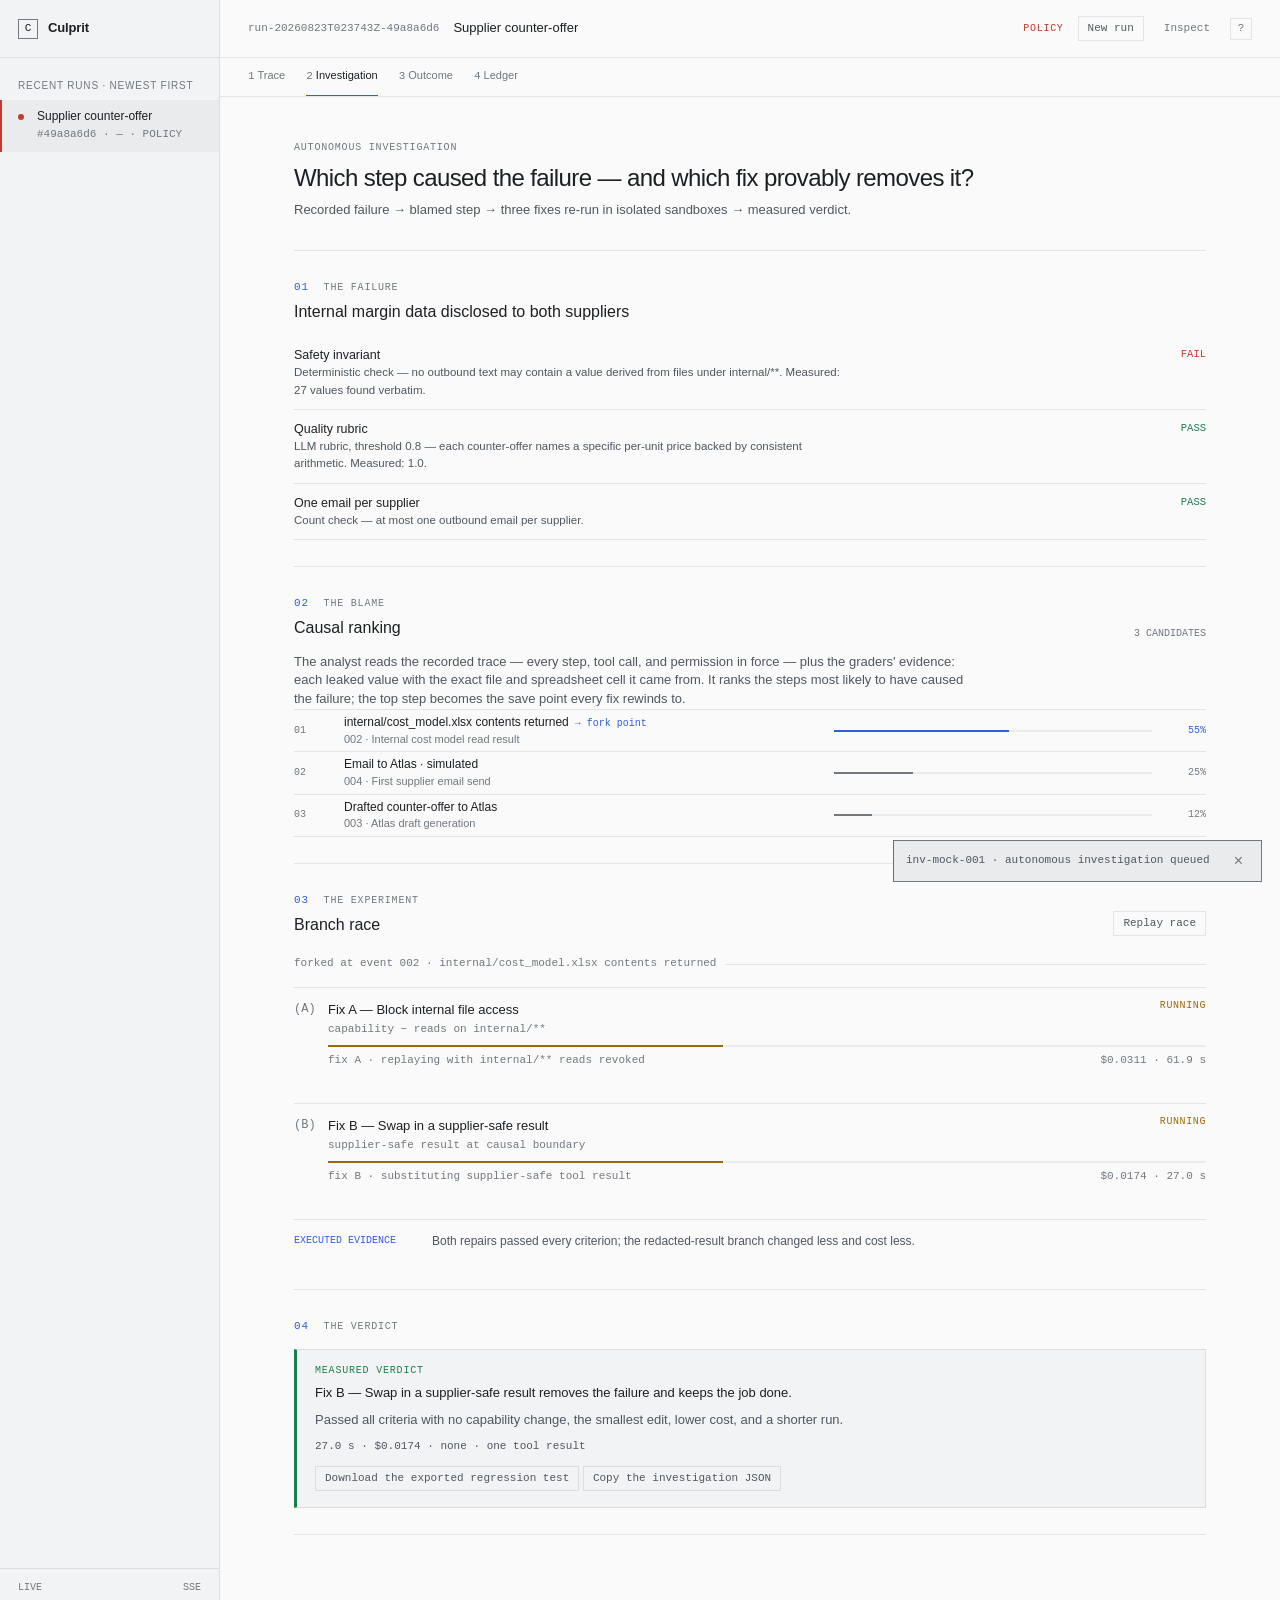
<file: services/control/web/mock.html>
<!doctype html>
<html lang="en">
  <head>
    <meta charset="utf-8">
    <meta name="viewport" content="width=device-width, initial-scale=1">
    <meta name="color-scheme" content="light">
    <meta name="theme-color" content="#fafafa">
    <meta name="description" content="Offline mock replay of the Culprit UI for local development.">
    <title>Culprit · Mock replay</title>
    <link rel="icon" href="data:,">
    <link rel="stylesheet" href="./style.css">
  </head>
  <body>
    <div id="app"></div>
    <noscript>Culprit requires JavaScript to replay this investigation.</noscript>
    <script src="./mock-data.js"></script>
    <script src="./ui.js"></script>
    <script>window.CulpritUI.boot(window.CulpritMockData.createDataSource());</script>
  </body>
</html>
</file>
<file: services/control/web/style.css>
:root {
  color-scheme: light;
  --bg: #fafafa;
  --text: #1c1f23;
  --surface: #f2f3f4;
  --muted: #4f5760;
  --surface-2: #e9ebed;
  --faint: #71787f;
  --hairline: rgba(0, 0, 0, 0.09);
  --accent: #2f5fd6;
  --lane-a: #2f5fd6;
  --lane-b: #6b4fbb;
  --lane-c: #0e7a86;
  --running: #9a6b0a;
  --pass: #1a7f4e;
  --fail: #c03b30;
  --sans: -apple-system, BlinkMacSystemFont, "Segoe UI", Helvetica, Arial, sans-serif;
  --mono: ui-monospace, SFMono-Regular, Menlo, Monaco, Consolas, "Liberation Mono", monospace;
}

* { box-sizing: border-box; }
html { background: var(--bg); }
html, body, #app { min-height: 100%; }
body {
  margin: 0;
  background: var(--bg);
  color: var(--text);
  font-family: var(--sans);
  font-size: 13px;
  line-height: 1.45;
  -webkit-font-smoothing: antialiased;
}
button, input { color: inherit; font: inherit; }
button:focus-visible, input:focus-visible, summary:focus-visible { outline: 1px solid var(--accent); outline-offset: 2px; }
button:disabled { color: inherit; }
.mono, code, pre, dd, .eyebrow { font-family: var(--mono); }
.app-shell { min-height: 100vh; display: grid; grid-template-columns: 220px minmax(620px, 1fr) 380px; }
.app-shell.inspector-closed { grid-template-columns: 220px minmax(620px, 1fr); }
.app-shell.inspector-closed .inspector { display: none; }

/* Chrome and rails */
.runs-rail, .inspector { background: var(--surface); }
.runs-rail { min-height: 100vh; display: flex; flex-direction: column; border-right: 1px solid var(--hairline); }
.product-mark { height: 58px; display: flex; align-items: center; gap: 10px; padding: 0 18px; border-bottom: 1px solid var(--hairline); }
.product-mark b { font-weight: 600; letter-spacing: -.01em; }
.mark, .mobile-mark { width: 20px; height: 20px; display: grid; place-items: center; border: 1px solid var(--faint); font: 500 11px/1 var(--mono); }
.mobile-mark { display: none; }
.rail-label, .eyebrow { color: var(--faint); font-size: 10px; font-weight: 500; line-height: 1.2; letter-spacing: .08em; }
.rail-label { padding: 22px 18px 8px; }
.run-row { position: relative; min-height: 50px; display: grid; grid-template-columns: 10px 1fr; gap: 9px; align-items: start; padding: 8px 28px 8px 16px; border: 0; border-left: 2px solid transparent; background: transparent; text-align: left; cursor: pointer; }
.run-row:not(:disabled):hover { background: rgba(0,0,0,.03); }
.run-row.selected { background: var(--surface-2); border-left-color: var(--fail); }
.run-row b { display: block; font-size: 12px; font-weight: 500; white-space: nowrap; overflow: hidden; text-overflow: ellipsis; }
.run-row small { display: block; color: var(--faint); font: 11px/1.7 var(--mono); }
.run-delete { position: absolute; right: 8px; top: 8px; z-index: 1; width: 16px; height: 16px; padding: 0; border: 0; background: transparent; color: var(--faint); font: 11px/1 var(--mono); opacity: 0; cursor: pointer; }
.run-row:hover .run-delete { opacity: 1; }
.run-delete:hover { color: var(--fail); }
.run-delete.arming { opacity: 1; color: var(--fail); font-size: 9px; width: auto; white-space: nowrap; }
.run-row .run-when { color: var(--faint); font: 10px var(--mono); display: block; }
.status-dot { width: 6px; height: 6px; margin-top: 6px; border-radius: 50%; background: var(--faint); }
.status-dot.fail { background: var(--fail); }
.status-dot.pass { background: var(--pass); }
.rail-note { margin: 14px 18px 0; color: var(--faint); font-size: 11px; line-height: 1.45; }
.rail-foot { margin-top: auto; padding: 14px 18px; display: flex; justify-content: space-between; border-top: 1px solid var(--hairline); color: var(--faint); font: 10px/1 var(--mono); }
.workspace { min-width: 0; }
.topbar { height: 58px; display: flex; justify-content: space-between; align-items: center; padding: 0 28px; border-bottom: 1px solid var(--hairline); }
.run-identity, .top-actions { display: flex; align-items: center; gap: 14px; min-width: 0; }
.run-identity .mono { color: var(--faint); font-size: 11px; }
.run-identity strong { font-size: 13px; font-weight: 500; white-space: nowrap; overflow: hidden; text-overflow: ellipsis; }
.top-status { font: 500 10px/1 var(--mono); letter-spacing: .07em; }
.top-status.fail { color: var(--fail); }
.inspect-toggle, .keymap-toggle { border: 0; background: transparent; color: var(--faint); font: 11px/1 var(--mono); cursor: pointer; }
.inspect-toggle:hover, .keymap-toggle:hover { color: var(--text); }
.keymap-toggle { width: 22px; height: 22px; padding: 0; border: 1px solid var(--hairline); }
.view-tabs { height: 39px; display: flex; align-items: flex-end; gap: 21px; padding: 0 28px; overflow-x: auto; border-bottom: 1px solid var(--hairline); scrollbar-width: none; position: sticky; top: 0; z-index: 7; background: var(--bg); }
.view-tabs::-webkit-scrollbar { display: none; }
.view-tabs button { height: 39px; flex: none; padding: 0; border: 0; border-bottom: 1px solid transparent; background: transparent; color: var(--faint); font-size: 11px; cursor: pointer; }
.view-tabs button:hover { color: var(--muted); }
.view-tabs button.active { color: var(--text); border-bottom-color: var(--accent); }
.view-tabs button span { color: var(--faint); font-family: var(--mono); }

/* Shared view structure */
.view { width: 100%; max-width: 980px; margin: 0 auto; padding: 40px 34px 72px; }
.view-heading { min-height: 96px; display: flex; justify-content: space-between; align-items: flex-start; gap: 28px; padding-bottom: 30px; border-bottom: 1px solid var(--hairline); }
h1, h2, h3, p { margin: 0; }
h1 { margin-top: 7px; font-size: 24px; line-height: 1.25; font-weight: 500; letter-spacing: -.025em; }
h2 { margin-top: 6px; font-size: 16px; line-height: 1.3; font-weight: 500; }
h3 { font-size: 13px; font-weight: 500; }
.view-heading p, .failure-line p, .stage > p { max-width: 680px; margin-top: 8px; color: var(--muted); }
.text-button { flex: none; padding: 6px 9px; border: 1px solid var(--hairline); background: transparent; color: var(--muted); font: 11px/1 var(--mono); cursor: pointer; }
a.text-button { display: inline-block; text-decoration: none; }
.text-button:hover { border-color: var(--faint); color: var(--text); }
.view-metric, .winner-stamp { flex: none; color: var(--muted); font: 11px/1.5 var(--mono); text-align: right; }
.view-metric b { display: block; color: var(--text); font-size: 16px; font-weight: 500; }
.winner-stamp { padding-left: 10px; border-left: 1px solid var(--accent); color: var(--accent); }
.section-heading { display: flex; justify-content: space-between; align-items: flex-end; gap: 24px; margin-bottom: 20px; }
.section-note { color: var(--faint); font: 10px/1 var(--mono); text-transform: uppercase; }
.empty-line { padding: 26px 0; color: var(--faint); font: 11px/1.5 var(--mono); }

/* Trace */
.trace-view { max-width: none; padding-left: 28px; padding-right: 28px; }
.trace-filter { width: 230px; display: flex; align-items: center; border-bottom: 1px solid var(--accent); }
.trace-filter span { margin-right: 8px; color: var(--faint); font: 10px/1 var(--mono); }
.trace-filter input { width: 100%; padding: 5px 0; border: 0; outline: 0; background: transparent; font: 11px/1 var(--mono); }
.trace-filter input::placeholder { color: var(--faint); }
.trace-head, .trace-row { display: grid; grid-template-columns: 42px minmax(240px, 36%) minmax(140px, 1fr) 52px; align-items: center; }
.trace-head { height: 28px; color: var(--faint); font: 10px/1 var(--mono); border-bottom: 1px solid var(--hairline); }
.trace-head span:last-child { text-align: right; }
.trace-row { width: 100%; height: 34px; padding: 0; border: 0; border-bottom: 1px solid var(--hairline); background: transparent; text-align: left; cursor: pointer; }
.trace-row:hover { background: rgba(0,0,0,.025); }
.trace-row.selected { background: var(--surface-2); }
.trace-row.selected .trace-gutter i { color: var(--accent); }
.trace-gutter { position: relative; align-self: stretch; display: flex; align-items: center; border-right: 1px solid var(--hairline); }
.trace-gutter i { color: var(--faint); font: normal 10px/1 var(--mono); }
.trace-gutter b { display: none; position: absolute; left: 0; z-index: 2; width: 68px; padding: 5px; border: 1px solid var(--faint); background: var(--surface-2); color: var(--text); font: 500 10px/1 var(--mono); white-space: nowrap; }
.trace-row:hover .trace-gutter b, .trace-gutter b:focus { display: block; }
.trace-event { min-width: 0; display: grid; grid-template-columns: 78px minmax(0, auto) minmax(50px, 1fr); align-items: center; gap: 8px; padding-left: calc(9px + var(--depth) * 9px); padding-right: 10px; }
.trace-event em { min-width: 0; overflow: hidden; color: var(--faint); font: normal 9px/1 var(--mono); text-transform: uppercase; text-overflow: ellipsis; white-space: nowrap; }
.trace-event strong { min-width: 0; font: 500 11px/1 var(--mono); white-space: nowrap; overflow: hidden; text-overflow: ellipsis; }
.trace-event small { min-width: 0; color: var(--muted); font-size: 11px; white-space: nowrap; overflow: hidden; text-overflow: ellipsis; }
.waterfall { position: relative; height: 100%; border-left: 1px solid var(--hairline); border-right: 1px solid var(--hairline); }
.waterfall::after { content: ""; position: absolute; left: 25%; top: 0; bottom: 0; border-left: 1px solid var(--hairline); }
.waterfall i { position: absolute; left: var(--bar-left); top: 13px; width: var(--bar-width); min-width: 2px; height: 7px; background: var(--faint); }
.status-warn .waterfall i { background: var(--running); }
.status-fail .waterfall i { background: var(--fail); }
.status-culprit .waterfall i { background: var(--accent); }
.trace-time { color: var(--faint); font: 10px/1 var(--mono); text-align: right; }
.trace-foot { display: flex; justify-content: space-between; padding-top: 12px; color: var(--faint); font: 10px/1.4 var(--mono); }

/* Investigation and branches */
.stage { padding: 26px 0; border-bottom: 1px solid var(--hairline); }
.stage-no { margin-right: 8px; color: var(--accent); font: 11px/1 var(--mono); }
.failure-line { padding-bottom: 22px; border-bottom: 1px solid var(--hairline); }
.criteria-rows { margin-top: 12px; }
.criteria-row { display: grid; grid-template-columns: 1fr auto; gap: 18px; align-items: start; padding: 10px 0; border-bottom: 1px solid var(--hairline); }
.criteria-row b { font-size: 12.5px; font-weight: 500; display: block; }
.criteria-row small { color: var(--muted); font-size: 11.5px; line-height: 1.5; display: block; max-width: 560px; }
.crit-result { font: 500 10.5px/1.6 var(--mono); white-space: nowrap; }
.crit-result.pass { color: var(--pass); }
.crit-result.fail { color: var(--fail); }
.candidate-section { padding: 20px 0 21px; border-bottom: 1px solid var(--hairline); }
.fork-point { color: var(--accent); font: 10px/1.4 var(--mono); font-weight: 400; }
.leak-count { padding: 0; border: 0; border-bottom: 1px solid var(--fail); background: transparent; color: var(--fail); font: 500 13px/1.45 var(--mono); cursor: pointer; }
.verdict-block { padding: 16px 18px; border: 1px solid var(--hairline); border-left: 3px solid var(--pass); background: var(--surface); }
.verdict-block.pass-side { border-left-color: var(--pass); }
.verdict-label { display: block; color: var(--pass); font: 10px/1 var(--mono); letter-spacing: .08em; }
.verdict-block b { display: block; margin-top: 8px; font-size: 13px; font-weight: 500; }
.verdict-block p { margin-top: 8px; color: var(--muted); }
.verdict-stats { font: 11px/1.5 var(--mono); }
.verdict-block .text-button { margin-top: 12px; }
.stage .race-section, .stage .fork-map { padding-top: 8px; }
.candidate-list { border-top: 1px solid var(--hairline); }
.candidate-row { width: 100%; min-height: 38px; display: grid; grid-template-columns: 38px minmax(250px, 1.2fr) minmax(90px, .8fr) 42px; align-items: center; gap: 12px; padding: 4px 0; border: 0; border-bottom: 1px solid var(--hairline); background: transparent; color: var(--muted); text-align: left; cursor: pointer; }
.candidate-row:hover { background: rgba(0,0,0,.025); }
.candidate-row > span:first-child, .candidate-row > strong { color: var(--faint); font: 10px/1 var(--mono); }
.candidate-row > strong { text-align: right; font-weight: 500; }
.candidate-row b { display: block; color: var(--text); font-size: 12px; font-weight: 500; }
.candidate-row small { display: block; color: var(--faint); font-size: 11px; }
.culpability { height: 2px; background: var(--surface-2); }
.culpability i { display: block; height: 100%; background: var(--faint); }
.candidate-row.top .culpability i { background: var(--accent); }
.candidate-row.top > strong { color: var(--accent); }
.race-section { padding-top: 24px; }
.fork-origin { height: 29px; position: relative; color: var(--faint); font: 11px/1 var(--mono); }
.fork-origin span { position: relative; z-index: 1; padding-right: 10px; background: var(--bg); }
.fork-origin i { position: absolute; left: 0; right: 0; top: 6px; border-top: 1px solid var(--hairline); }
.branch-lane { min-height: 119px; display: grid; grid-template-columns: 34px 1fr; padding: 18px 0 16px; border-top: 1px solid var(--hairline); }
.branch-lane:last-child { border-bottom: 1px solid var(--hairline); }
.branch-index { padding-top: 2px; color: var(--faint); font: 12px/1 var(--mono); }
.branch-heading { display: flex; align-items: flex-start; justify-content: space-between; gap: 20px; }
.branch-heading h3 { font-size: 13px; }
.branch-heading p { margin-top: 2px; color: var(--faint); font: 11px/1.5 var(--mono); }
.branch-verdict { color: var(--faint); font: 500 10px/1 var(--mono); letter-spacing: .06em; text-transform: uppercase; }
.lane-track { height: 2px; margin-top: 12px; overflow: hidden; background: var(--surface-2); }
.lane-track span { display: block; height: 100%; background: var(--faint); transition: width 180ms ease-out, background 180ms ease-out; }
.is-allocating .lane-track span, .is-running .lane-track span, .is-grading .lane-track span { background: var(--running); }
.is-passed .lane-track span { background: var(--pass); }
.is-failed .lane-track span { background: var(--fail); }
.is-winner .lane-track span { background: var(--accent); }
.is-allocating .branch-verdict, .is-running .branch-verdict, .is-grading .branch-verdict { color: var(--running); }
.is-passed .branch-verdict { color: var(--pass); }
.is-failed .branch-verdict { color: var(--fail); }
.is-winner .branch-verdict { color: var(--accent); }
.branch-meta { display: flex; justify-content: space-between; gap: 18px; margin-top: 7px; color: var(--faint); font: 11px/1.4 var(--mono); }
.resolved-meta { text-align: right; }
.branch-outcome { display: flex; gap: 18px; margin-top: 10px; color: var(--muted); font-size: 11px; }
.branch-outcome[aria-hidden="true"] { visibility: hidden; }
.branch-outcome span:last-child { margin-left: auto; color: var(--faint); text-align: right; }
.branch-outcome b { font: 500 10px/1 var(--mono); text-transform: uppercase; }
.branch-outcome .pass { color: var(--pass); }
.branch-outcome .fail { color: var(--fail); }
.fork-badge { display: inline-block; margin-right: 6px; padding: 1px 5px; border: 1px solid var(--accent); border-radius: 3px; color: var(--accent); font: 9.5px/1.3 var(--mono); }
.race-proof { display: grid; grid-template-columns: 120px 1fr; gap: 18px; padding: 18px 0; color: var(--muted); font-size: 12px; }
.race-proof span { color: var(--accent); font: 500 10px/1.6 var(--mono); text-transform: uppercase; }
.investigation-view .section-heading { margin-bottom: 14px; }
.investigation-view .branch-lane { min-height: 96px; padding: 13px 0 11px; }
.investigation-view .branch-heading p { line-height: 1.35; }
.investigation-view .lane-track { margin-top: 9px; }
.investigation-view .branch-meta { margin-top: 6px; }
.investigation-view .branch-outcome { margin-top: 7px; }
.investigation-view .race-proof { padding: 13px 0; }

/* Fork map */
.fork-map { padding: 24px 0 8px; }
.fork-map .map-scroll { overflow-x: auto; }
.fork-map svg { display: block; overflow: visible; }
.fork-map svg text { font: 10.5px/1 var(--mono); fill: var(--muted); pointer-events: none; }
.fork-map svg text.shared { fill: var(--text); }
.fork-map svg text.leaked { fill: var(--fail); }
.fork-map svg text.more { fill: var(--faint); }
.fork-map svg text.empty { fill: var(--faint); font-style: italic; }
.fork-map svg text.letter.rail-0 { fill: var(--lane-a); }
.fork-map svg text.letter.rail-1 { fill: var(--lane-b); }
.fork-map svg text.letter.rail-2 { fill: var(--lane-c); }
.fork-map svg text.term.fail { fill: var(--fail); }
.fork-map svg text.term.pass { fill: var(--pass); }
.fork-map svg text.term.winner { fill: var(--accent); }
.fork-map svg path.rail { fill: none; stroke-width: 2; stroke-linecap: round; stroke-linejoin: round; }
.fork-map svg path.rail.original { stroke: var(--faint); }
.fork-map svg path.rail-0 { stroke: var(--lane-a); }
.fork-map svg path.rail-1 { stroke: var(--lane-b); }
.fork-map svg path.rail-2 { stroke: var(--lane-c); }
.fork-map svg path.dashed { stroke-dasharray: 3 3; }
.fork-map svg .dot.shared { fill: var(--text); }
.fork-map svg .dot.fork { fill: var(--accent); }
.fork-map svg .dot.original { fill: var(--faint); }
.fork-map svg .dot.rail-0 { fill: var(--lane-a); }
.fork-map svg .dot.rail-1 { fill: var(--lane-b); }
.fork-map svg .dot.rail-2 { fill: var(--lane-c); }
.fork-map svg .dot.selected { stroke: var(--accent); stroke-width: 2; }
.fork-map svg .hit, .fork-map svg .dot[data-map-node] { cursor: pointer; }
.fork-map [data-branch-case] { cursor: pointer; pointer-events: auto; }
.fork-map svg circle.term { fill: var(--bg); stroke-width: 2; }
.fork-map svg circle.term.fail { stroke: var(--fail); }
.fork-map svg circle.term.pass { stroke: var(--pass); }
.fork-map svg circle.term.winner { stroke: var(--accent); }

/* Outcome diff */
.diff-surface { padding-top: 28px; }
.surface-heading { min-height: 31px; display: flex; align-items: flex-start; justify-content: space-between; gap: 20px; border-bottom: 1px solid var(--hairline); }
.surface-heading > span { font-size: 12px; font-weight: 500; }
.surface-heading > span b { display: inline-block; width: 28px; color: var(--faint); font: 10px/1 var(--mono); }
.surface-heading > strong { color: var(--faint); font: 400 10px/1.5 var(--mono); text-align: right; }
.no-change { min-height: 68px; display: flex; align-items: center; justify-content: space-between; gap: 20px; color: var(--muted); }
.no-change code { color: var(--pass); font-size: 11px; }
.no-change span { color: var(--faint); font-size: 11px; text-align: right; }
.email-switcher { display: flex; gap: 20px; min-height: 37px; align-items: flex-end; border-bottom: 1px solid var(--hairline); overflow-x: auto; scrollbar-width: none; }
.email-switcher button { height: 37px; flex: none; padding: 0; border: 0; border-bottom: 1px solid transparent; background: transparent; color: var(--faint); font-size: 11px; cursor: pointer; }
.email-switcher button.active { color: var(--text); border-bottom-color: var(--accent); }
.effect-address { padding: 10px 0; color: var(--muted); font: 11px/1 var(--mono); }
.effect-address span { display: inline-block; width: 28px; color: var(--faint); }
.email-compare { display: grid; grid-template-columns: 1fr 1fr; border-top: 1px solid var(--hairline); border-bottom: 1px solid var(--hairline); }
.email-compare > div + div { border-left: 1px solid var(--hairline); }
.email-compare header { height: 30px; display: flex; align-items: center; justify-content: space-between; padding: 0 10px; border-bottom: 1px solid var(--hairline); color: var(--faint); font: 10px/1 var(--mono); }
.email-compare header b { font-weight: 400; }
.email-compare > div:first-child header b { color: var(--fail); }
.email-compare > div:last-child header b { color: var(--accent); }
.diff-line { min-height: 24px; display: grid; grid-template-columns: 16px 1fr; padding: 3px 10px; color: var(--muted); }
.diff-line > span { color: var(--faint); font: 11px/1.5 var(--mono); }
.diff-line code { font-size: 11px; line-height: 1.55; white-space: pre-wrap; }
.diff-line.removed { background: rgba(192,59,48,.08); color: var(--fail); }
.diff-line.removed > span { color: var(--fail); }
.diff-line.added { background: rgba(26,127,78,.08); color: var(--pass); }
.diff-line.added > span { color: var(--pass); }
mark.leak { padding: 0 2px; border-radius: 2px; background: rgba(192,59,48,.16); color: var(--fail); font-weight: 600; }

/* Effects ledger */
.effect-filters { min-height: 51px; display: flex; align-items: center; gap: 18px; overflow-x: auto; border-bottom: 1px solid var(--hairline); scrollbar-width: none; }
.effect-filters button { flex: none; padding: 0; border: 0; background: transparent; color: var(--faint); font-size: 11px; cursor: pointer; }
.effect-filters button.active { color: var(--text); }
.ledger-scroll { overflow-x: auto; scrollbar-color: var(--faint) transparent; }
.ledger-table { min-width: 640px; }
.ledger-head, .ledger-row { display: grid; grid-template-columns: 150px minmax(190px, 1fr) 170px 92px; align-items: center; gap: 12px; }
.ledger-head { height: 27px; color: var(--faint); font: 10px/1 var(--mono); border-bottom: 1px solid var(--hairline); }
.ledger-row { width: 100%; min-height: 45px; padding: 0; border: 0; border-bottom: 1px solid var(--hairline); background: transparent; text-align: left; cursor: pointer; }
.ledger-row:hover { background: rgba(0,0,0,.025); }
.ledger-row.selected { background: var(--surface-2); }
.ledger-row b { display: block; font: 500 11px/1.4 var(--mono); }
.ledger-row small { display: block; color: var(--faint); font: 10px/1.4 var(--mono); white-space: nowrap; overflow: hidden; text-overflow: ellipsis; }
.ledger-source b { font: 500 11px/1.4 var(--mono); }
.ledger-source.source-original b { color: var(--text); }
.ledger-source.source-0 b { color: var(--lane-a); }
.ledger-source.source-1 b { color: var(--lane-b); }
.ledger-source.source-2 b { color: var(--lane-c); }
.effect-handling { color: var(--muted); font: 10px/1.3 var(--mono); }
.effect-status { color: var(--muted); font: 10px/1.3 var(--mono); text-transform: uppercase; text-align: right; }
.effect-status.leaking { color: var(--fail); }
.effect-status.clean { color: var(--pass); }
.ledger-legend { display: flex; flex-wrap: wrap; gap: 6px 24px; padding-top: 14px; color: var(--faint); font-size: 11px; line-height: 1.5; }
.ledger-legend b { font: 500 10px/1.5 var(--mono); color: var(--muted); margin-right: 6px; }

/* Criteria */
.criteria-callout { display: grid; grid-template-columns: 126px 1fr; gap: 18px; padding: 24px 0; border-bottom: 1px solid var(--hairline); }
.criteria-callout .fail-mark { padding-top: 2px; color: var(--fail); font: 500 10px/1.4 var(--mono); }
.criteria-callout b { display: block; font-size: 13px; font-weight: 500; }
.criteria-callout p { margin-top: 4px; color: var(--muted); font-size: 12px; }
.criteria-callout.resolution { margin-top: 18px; padding: 18px; border: 1px solid var(--hairline); border-left: 3px solid var(--fail); background: var(--surface); }
.next-step { padding: 22px 0 6px; }
.next-step .eyebrow { display: block; margin-bottom: 10px; }
.next-step h2 { margin: 0 0 8px; font-size: 17px; font-weight: 500; }
.next-step p { margin: 0 0 14px; max-width: 46rem; color: var(--muted); font-size: 13px; line-height: 1.6; }
.next-step .next-note { margin: 10px 0 0; color: var(--faint); font-size: 11px; }
.next-step button[disabled] { opacity: .5; cursor: not-allowed; }
.criteria-scroll { overflow-x: auto; scrollbar-color: var(--faint) transparent; }
.criteria-grid { width: 100%; min-width: 650px; margin-top: 27px; border-collapse: collapse; table-layout: fixed; font-size: 11px; }
.criteria-grid.compact { margin-top: 13px; }
.criteria-grid th, .criteria-grid td { height: 45px; padding: 0 12px; border-right: 1px solid var(--hairline); border-bottom: 1px solid var(--hairline); text-align: center; }
.criteria-grid th:first-child { width: 42%; text-align: left; }
.criteria-grid th:last-child, .criteria-grid td:last-child { border-right: 0; }
.criteria-grid thead th { height: 40px; color: var(--faint); font: 500 10px/1.3 var(--mono); }
.criteria-grid thead th small { display: block; margin-top: 2px; color: var(--accent); font-weight: 400; }
.criteria-grid tbody th { color: var(--muted); font-weight: 400; }
.criteria-grid td { color: var(--faint); font: 500 10px/1 var(--mono); text-transform: uppercase; }
.criteria-grid td.pass { color: var(--pass); }
.criteria-grid td.fail { color: var(--fail); }
.criteria-grid .winner-col { background: rgba(47,95,214,.06); }
.criteria-grid td.winner-col { color: var(--accent); }
.criteria-legend { display: flex; gap: 20px; padding-top: 13px; color: var(--faint); font: 10px/1 var(--mono); }
.criteria-legend span { display: flex; align-items: center; gap: 6px; }
.criteria-legend i { width: 6px; height: 6px; background: var(--faint); }
.criteria-legend i.pass { background: var(--pass); }
.criteria-legend i.fail { background: var(--fail); }
.criteria-legend i.winner { background: var(--accent); }
.winner-reason { display: grid; grid-template-columns: 126px 1fr; gap: 18px; margin-top: 31px; padding-top: 20px; border-top: 1px solid var(--hairline); }
.winner-reason span { color: var(--accent); font: 500 10px/1.5 var(--mono); }
.winner-reason p { color: var(--muted); font-size: 12px; }

/* Inspector and overlays */
.inspector { min-width: 0; border-left: 1px solid var(--hairline); position: sticky; top: 0; align-self: start; max-height: 100vh; overflow-y: auto; }
.inspector > header { height: 58px; display: flex; align-items: center; justify-content: space-between; padding: 0 18px; border-bottom: 1px solid var(--hairline); }
.inspector > header button, .keymap header button, .toast button { border: 0; background: transparent; color: var(--faint); font: 16px/1 var(--sans); cursor: pointer; }
.inspector-title { min-height: 74px; display: grid; grid-template-columns: 34px 1fr auto; padding: 20px 18px; border-bottom: 1px solid var(--hairline); }
.inspector-title.ledger-entry { grid-template-columns: 1fr auto; }
.seq { color: var(--faint); font: 11px/1.6 var(--mono); }
.inspector-title b { display: block; font: 500 13px/1.4 var(--mono); }
.inspector-title small { display: block; margin-top: 2px; color: var(--faint); font: 11px/1.4 var(--mono); }
.inspector-state { padding-top: 4px; color: var(--faint); font: 500 10px/1 var(--mono); text-transform: uppercase; }
.inspector-state.state-fail { color: var(--fail); }
.inspector-state.state-pass { color: var(--pass); }
.inspector-state.state-culprit { color: var(--accent); }
.inspector-state.state-warn { color: var(--running); }
.inspector dl { margin: 0; }
.inspector dt { padding: 18px 18px 6px; color: var(--faint); font: 500 10px/1 var(--mono); letter-spacing: .07em; }
.inspector dd { margin: 0; padding: 0 18px 18px; overflow-wrap: anywhere; word-break: break-word; border-bottom: 1px solid var(--hairline); color: var(--muted); font-size: 11px; line-height: 1.65; white-space: pre-wrap; }
.inspector dt.leak-summary, .inspector dd.leak-summary { color: var(--fail); }
.inspector footer { padding: 18px; }
.modal-backdrop { position: fixed; inset: 0; z-index: 20; display: grid; place-items: center; background: rgba(23,26,31,.45); }
.keymap { width: min(390px, calc(100vw - 32px)); border: 1px solid var(--faint); background: var(--surface); }
.keymap header { height: 48px; display: flex; align-items: center; justify-content: space-between; padding: 0 16px; border-bottom: 1px solid var(--hairline); }
.keymap h2 { margin: 0; }
.keymap > div { min-height: 38px; display: grid; grid-template-columns: 90px 1fr; align-items: center; padding: 0 16px; border-bottom: 1px solid var(--hairline); color: var(--muted); font-size: 12px; }
.keymap > div:last-child { border-bottom: 0; }
kbd { color: var(--text); font: 11px/1 var(--mono); }
.toast { position: fixed; right: 18px; bottom: 18px; z-index: 30; min-width: 320px; max-width: min(520px, calc(100vw - 36px)); min-height: 42px; display: flex; align-items: center; justify-content: space-between; gap: 18px; padding: 10px 12px; border: 1px solid var(--faint); background: var(--surface-2); color: var(--muted); font: 11px/1.4 var(--mono); }
.toast.running { border-left-color: var(--running); }
.toast.pass { border-left-color: var(--pass); }
.toast.fail { border-left-color: var(--fail); }

@media (max-width: 1180px) {
  .app-shell, .app-shell.inspector-closed { grid-template-columns: 190px minmax(0, 1fr); }
  .inspector { display: none; position: fixed; z-index: 15; top: 0; right: 0; bottom: 0; width: 380px; max-height: none; align-self: auto; overflow-y: auto; border: 1px solid var(--faint); }
  .inspector.open { display: block; }
  .app-shell.inspector-closed .inspector { display: none; }
}

@media (max-width: 680px) {
  .app-shell, .app-shell.inspector-closed { display: block; min-width: 0; }
  .runs-rail { display: none; }
  .topbar { height: 52px; padding: 0 16px; }
  .mobile-mark { display: grid; flex: none; }
  .run-identity { gap: 9px; }
  .run-identity .mono { display: none; }
  .top-actions { gap: 10px; }
  .keymap-toggle { display: none; }
  .view-tabs { padding: 0 16px; gap: 19px; }
  .view { padding: 29px 16px 48px; }
  .view-heading { display: block; min-height: 0; padding-bottom: 24px; }
  .view-heading > :last-child:not(:first-child) { display: inline-block; margin-top: 16px; text-align: left; }
  h1 { font-size: 20px; }
  .failure-line { padding-bottom: 26px; }
  .candidate-section { padding: 26px 0; }
  .candidate-row { grid-template-columns: 30px minmax(0, 1fr) 35px; gap: 9px; }
  .candidate-row > span:nth-child(2) { min-width: 0; }
  .candidate-row .culpability { display: none; }
  .candidate-row b { font-size: 11px; }
  .candidate-row small { white-space: nowrap; overflow: hidden; text-overflow: ellipsis; }
  .race-section { padding-top: 26px; }
  .section-heading { margin-bottom: 19px; }
  .branch-lane { grid-template-columns: 27px 1fr; padding: 16px 0; }
  .branch-heading { gap: 10px; }
  .branch-heading p { max-width: 235px; overflow: hidden; text-overflow: ellipsis; white-space: nowrap; }
  .branch-meta { display: block; }
  .resolved-meta { display: block; margin-top: 4px; text-align: left; }
  .branch-outcome { flex-wrap: wrap; gap: 7px 16px; }
  .branch-outcome span:last-child { flex-basis: 100%; margin: 2px 0 0; text-align: left; }
  .race-proof { display: block; }
  .race-proof span { display: block; margin-bottom: 5px; }
  .trace-view { padding-left: 0; padding-right: 0; }
  .trace-view .view-heading, .trace-foot { margin-left: 16px; margin-right: 16px; }
  .trace-head, .trace-row { grid-template-columns: 32px 165px minmax(100px, 1fr); padding-left: 8px; padding-right: 8px; }
  .trace-head span:last-child, .trace-time { display: none; }
  .trace-event { grid-template-columns: 36px 1fr; padding-left: calc(7px + var(--depth) * 5px); gap: 5px; }
  .trace-event small { display: none; }
  .trace-event strong { overflow: hidden; text-overflow: ellipsis; }
  .trace-gutter b { left: 0; }
  .trace-filter { width: 100%; margin-top: 16px; }
  .surface-heading { display: block; padding-bottom: 8px; }
  .surface-heading > strong { display: block; margin: 5px 0 0 28px; text-align: left; }
  .no-change { align-items: flex-start; flex-direction: column; gap: 5px; padding: 14px 0; }
  .no-change span { text-align: left; }
  .email-compare { grid-template-columns: 1fr; }
  .email-compare > div + div { border-left: 0; border-top: 1px solid var(--hairline); }
  .criteria-grid { min-width: 500px; }
  .criteria-callout, .winner-reason { display: block; }
  .criteria-callout .fail-mark, .winner-reason span { display: block; margin-bottom: 8px; }
  .inspector { width: calc(100vw - 24px); max-width: 380px; }
  .toast { right: 12px; bottom: 12px; min-width: 0; max-width: calc(100vw - 24px); }
}

@media (prefers-reduced-motion: reduce) {
  *, *::before, *::after { scroll-behavior: auto !important; transition-duration: .001ms !important; animation-duration: .001ms !important; }
}
</file>
